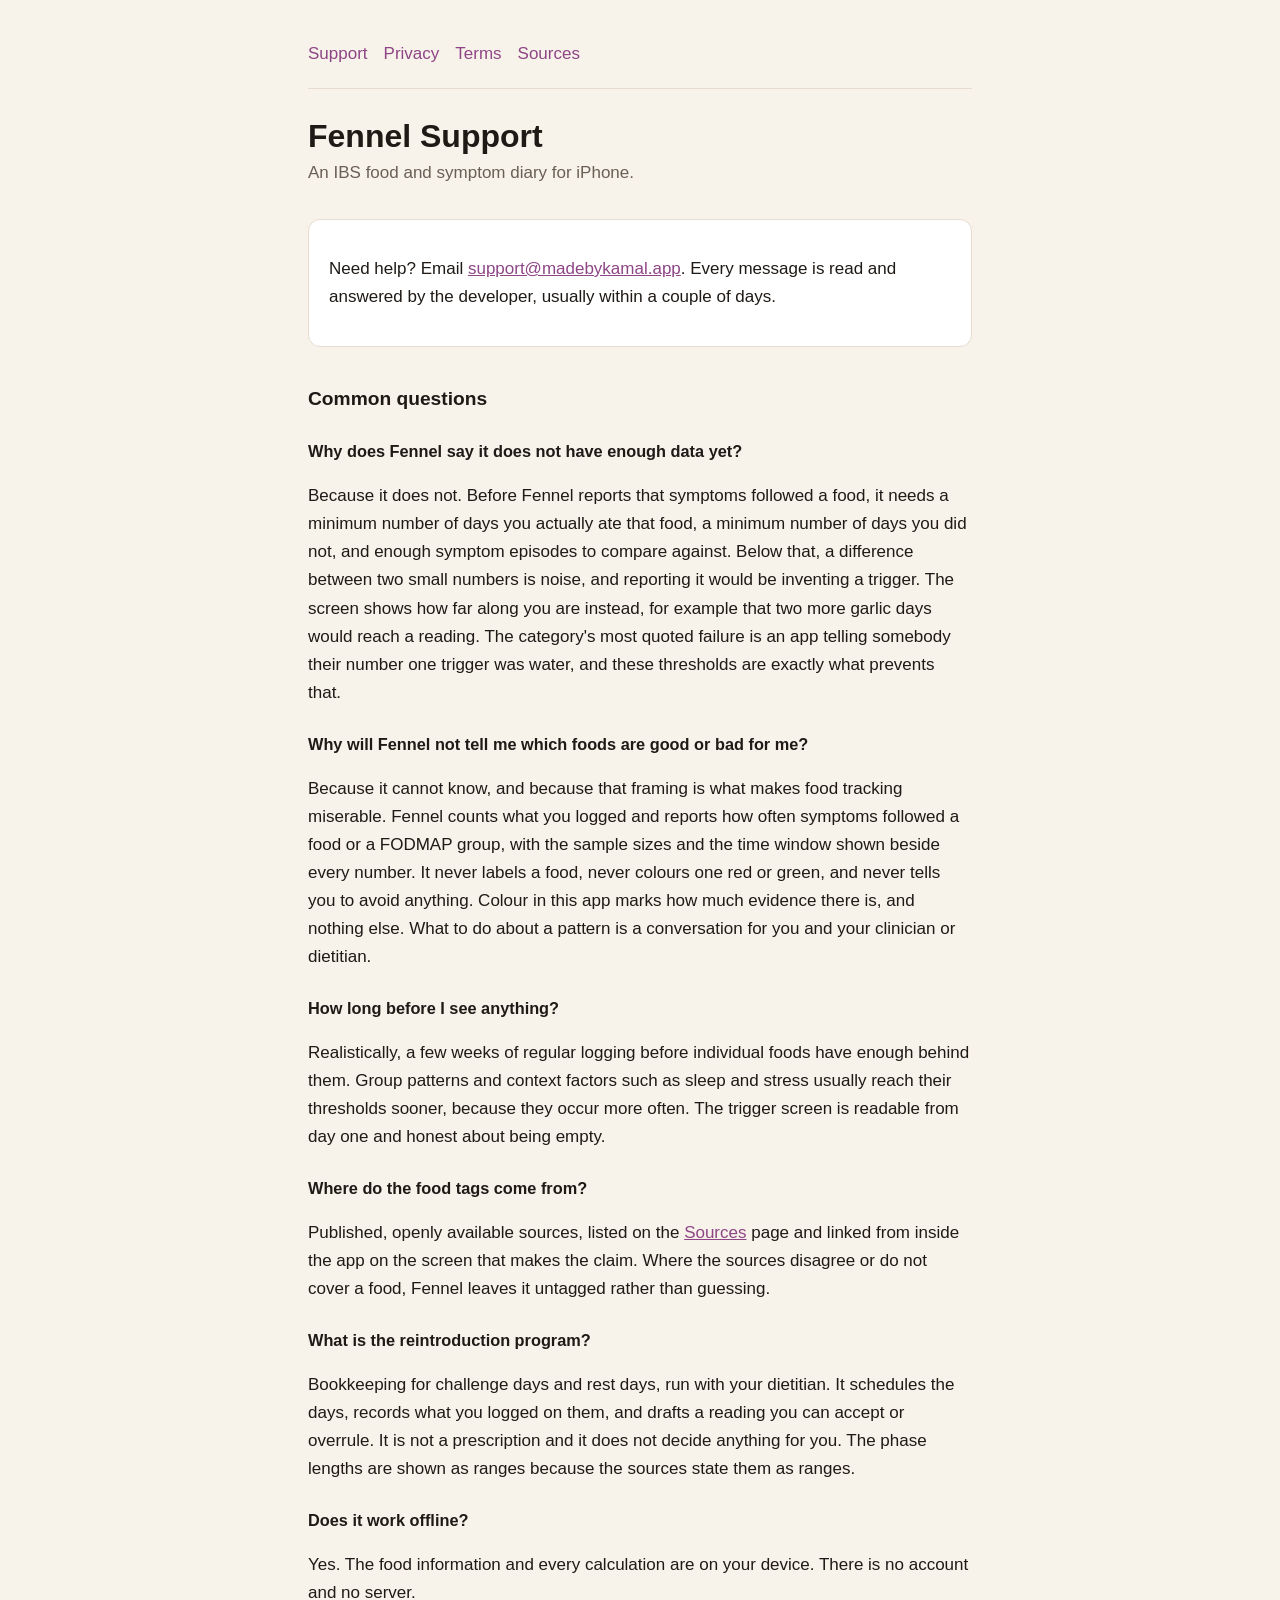
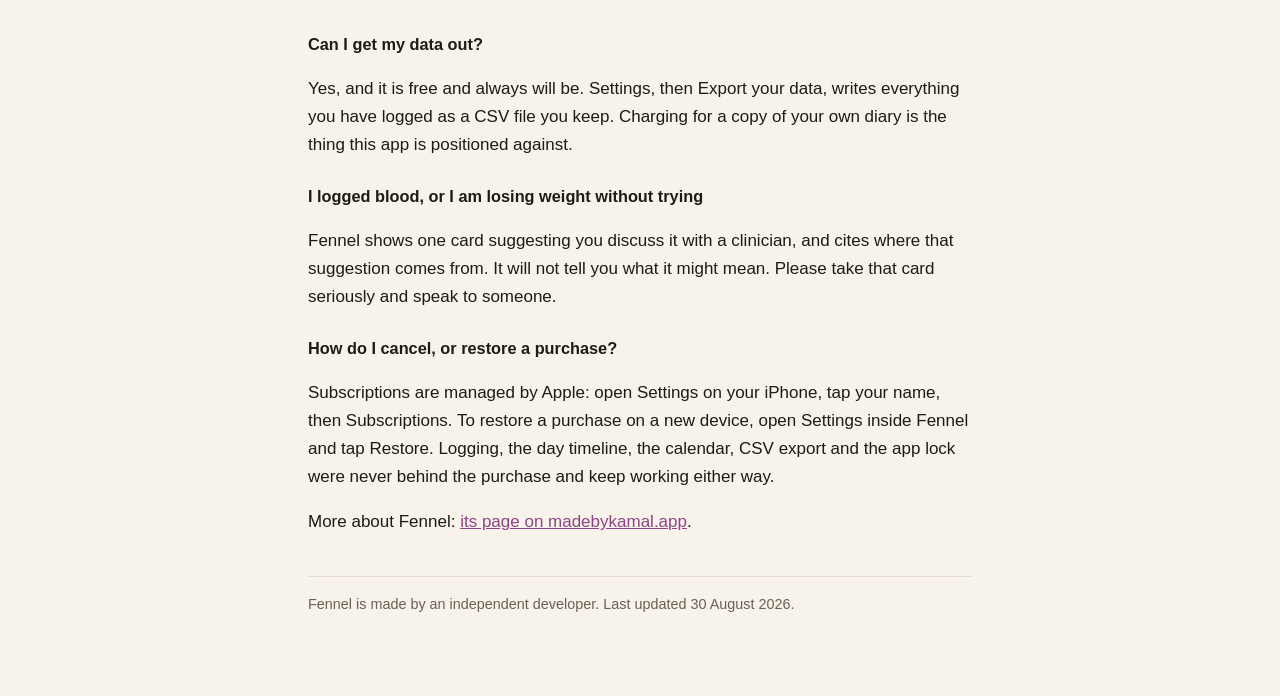
<file: index.html>
<!doctype html>
<html lang="en"><head><meta charset="utf-8"><meta name="viewport" content="width=device-width,initial-scale=1"><title>Fennel Support</title><link rel="stylesheet" href="style.css"></head><body><div class="wrap"><nav><a href="index.html">Support</a><a href="privacy.html">Privacy</a><a href="terms.html">Terms</a><a href="sources.html">Sources</a></nav><h1>Fennel Support</h1>
<p class="sub">An IBS food and symptom diary for iPhone.</p>
<div class="card"><p>Need help? Email <a href="mailto:support@madebykamal.app">support@madebykamal.app</a>. Every message is read and answered by the developer, usually within a couple of days.</p></div>
<h2>Common questions</h2>
<h3>Why does Fennel say it does not have enough data yet?</h3>
<p>Because it does not. Before Fennel reports that symptoms followed a food, it needs a minimum number of days you actually ate that food, a minimum number of days you did not, and enough symptom episodes to compare against. Below that, a difference between two small numbers is noise, and reporting it would be inventing a trigger. The screen shows how far along you are instead, for example that two more garlic days would reach a reading. The category's most quoted failure is an app telling somebody their number one trigger was water, and these thresholds are exactly what prevents that.</p>
<h3>Why will Fennel not tell me which foods are good or bad for me?</h3>
<p>Because it cannot know, and because that framing is what makes food tracking miserable. Fennel counts what you logged and reports how often symptoms followed a food or a FODMAP group, with the sample sizes and the time window shown beside every number. It never labels a food, never colours one red or green, and never tells you to avoid anything. Colour in this app marks how much evidence there is, and nothing else. What to do about a pattern is a conversation for you and your clinician or dietitian.</p>
<h3>How long before I see anything?</h3>
<p>Realistically, a few weeks of regular logging before individual foods have enough behind them. Group patterns and context factors such as sleep and stress usually reach their thresholds sooner, because they occur more often. The trigger screen is readable from day one and honest about being empty.</p>
<h3>Where do the food tags come from?</h3>
<p>Published, openly available sources, listed on the <a href="sources.html">Sources</a> page and linked from inside the app on the screen that makes the claim. Where the sources disagree or do not cover a food, Fennel leaves it untagged rather than guessing.</p>
<h3>What is the reintroduction program?</h3>
<p>Bookkeeping for challenge days and rest days, run with your dietitian. It schedules the days, records what you logged on them, and drafts a reading you can accept or overrule. It is not a prescription and it does not decide anything for you. The phase lengths are shown as ranges because the sources state them as ranges.</p>
<h3>Does it work offline?</h3>
<p>Yes. The food information and every calculation are on your device. There is no account and no server.</p>
<h3>Can I get my data out?</h3>
<p>Yes, and it is free and always will be. Settings, then Export your data, writes everything you have logged as a CSV file you keep. Charging for a copy of your own diary is the thing this app is positioned against.</p>
<h3>I logged blood, or I am losing weight without trying</h3>
<p>Fennel shows one card suggesting you discuss it with a clinician, and cites where that suggestion comes from. It will not tell you what it might mean. Please take that card seriously and speak to someone.</p>
<h3>How do I cancel, or restore a purchase?</h3>
<p>Subscriptions are managed by Apple: open Settings on your iPhone, tap your name, then Subscriptions. To restore a purchase on a new device, open Settings inside Fennel and tap Restore. Logging, the day timeline, the calendar, CSV export and the app lock were never behind the purchase and keep working either way.</p><p>More about Fennel: <a href="https://madebykamal.app/apps/fennel/">its page on madebykamal.app</a>.</p><p class="updated">Fennel is made by an independent developer. Last updated 30 August 2026.</p></div></body></html>
</file>
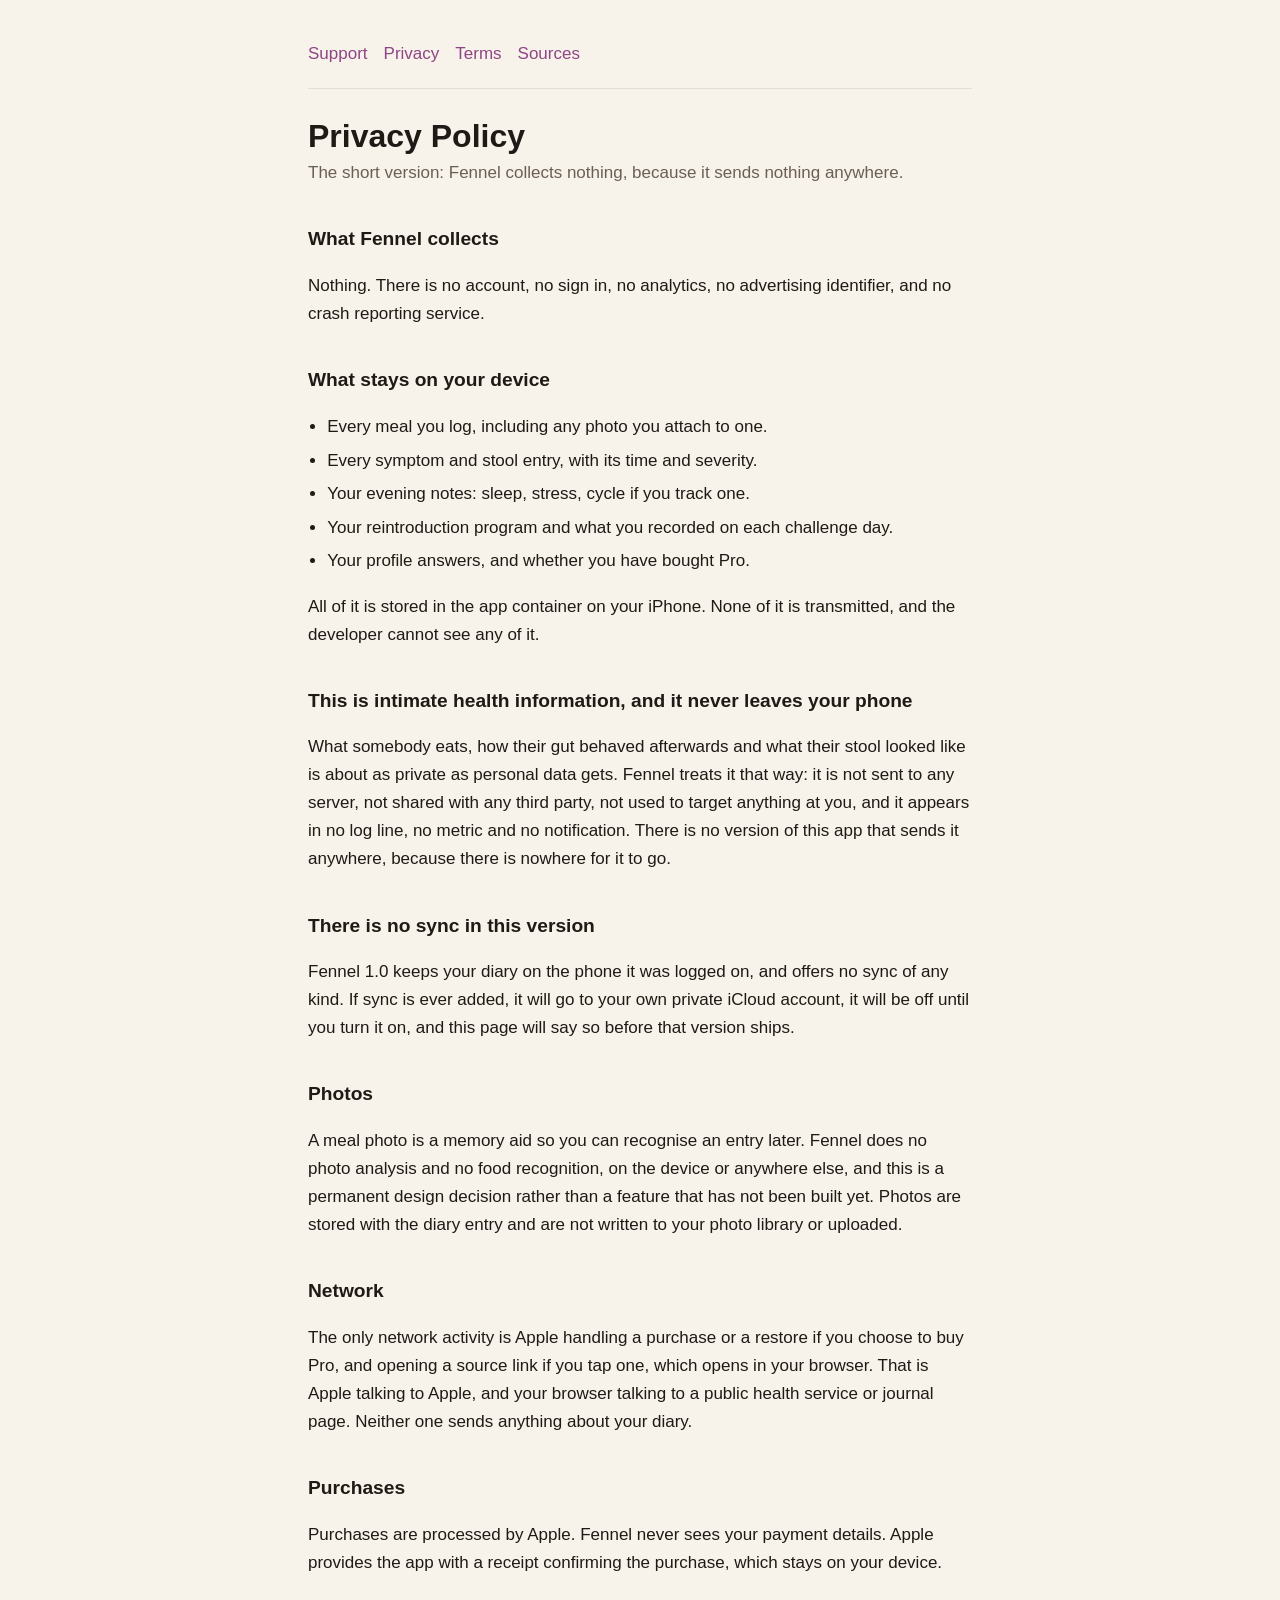
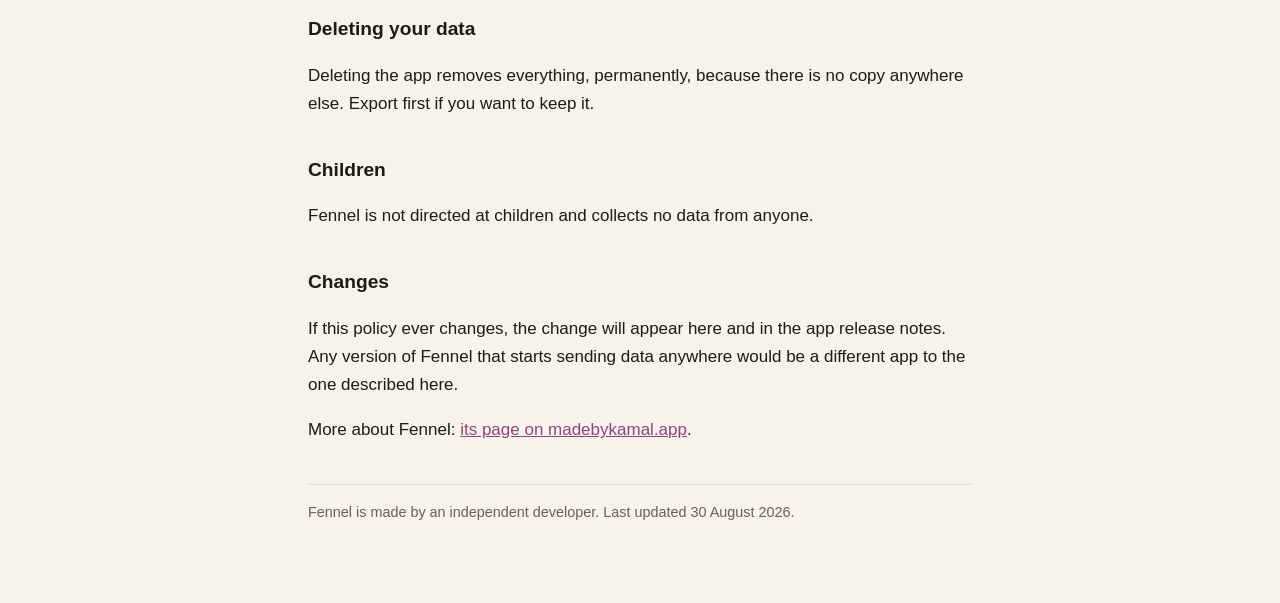
<file: privacy.html>
<!doctype html>
<html lang="en"><head><meta charset="utf-8"><meta name="viewport" content="width=device-width,initial-scale=1"><title>Fennel Privacy Policy</title><link rel="stylesheet" href="style.css"></head><body><div class="wrap"><nav><a href="index.html">Support</a><a href="privacy.html">Privacy</a><a href="terms.html">Terms</a><a href="sources.html">Sources</a></nav><h1>Privacy Policy</h1>
<p class="sub">The short version: Fennel collects nothing, because it sends nothing anywhere.</p>
<h2>What Fennel collects</h2>
<p>Nothing. There is no account, no sign in, no analytics, no advertising identifier, and no crash reporting service.</p>
<h2>What stays on your device</h2>
<ul>
<li>Every meal you log, including any photo you attach to one.</li>
<li>Every symptom and stool entry, with its time and severity.</li>
<li>Your evening notes: sleep, stress, cycle if you track one.</li>
<li>Your reintroduction program and what you recorded on each challenge day.</li>
<li>Your profile answers, and whether you have bought Pro.</li>
</ul>
<p>All of it is stored in the app container on your iPhone. None of it is transmitted, and the developer cannot see any of it.</p>
<h2>This is intimate health information, and it never leaves your phone</h2>
<p>What somebody eats, how their gut behaved afterwards and what their stool looked like is about as private as personal data gets. Fennel treats it that way: it is not sent to any server, not shared with any third party, not used to target anything at you, and it appears in no log line, no metric and no notification. There is no version of this app that sends it anywhere, because there is nowhere for it to go.</p>
<h2>There is no sync in this version</h2>
<p>Fennel 1.0 keeps your diary on the phone it was logged on, and offers no sync of any kind. If sync is ever added, it will go to your own private iCloud account, it will be off until you turn it on, and this page will say so before that version ships.</p>
<h2>Photos</h2>
<p>A meal photo is a memory aid so you can recognise an entry later. Fennel does no photo analysis and no food recognition, on the device or anywhere else, and this is a permanent design decision rather than a feature that has not been built yet. Photos are stored with the diary entry and are not written to your photo library or uploaded.</p>
<h2>Network</h2>
<p>The only network activity is Apple handling a purchase or a restore if you choose to buy Pro, and opening a source link if you tap one, which opens in your browser. That is Apple talking to Apple, and your browser talking to a public health service or journal page. Neither one sends anything about your diary.</p>
<h2>Purchases</h2>
<p>Purchases are processed by Apple. Fennel never sees your payment details. Apple provides the app with a receipt confirming the purchase, which stays on your device.</p>
<h2>Deleting your data</h2>
<p>Deleting the app removes everything, permanently, because there is no copy anywhere else. Export first if you want to keep it.</p>
<h2>Children</h2>
<p>Fennel is not directed at children and collects no data from anyone.</p>
<h2>Changes</h2>
<p>If this policy ever changes, the change will appear here and in the app release notes. Any version of Fennel that starts sending data anywhere would be a different app to the one described here.</p><p>More about Fennel: <a href="https://madebykamal.app/apps/fennel/">its page on madebykamal.app</a>.</p><p class="updated">Fennel is made by an independent developer. Last updated 30 August 2026.</p></div></body></html>
</file>
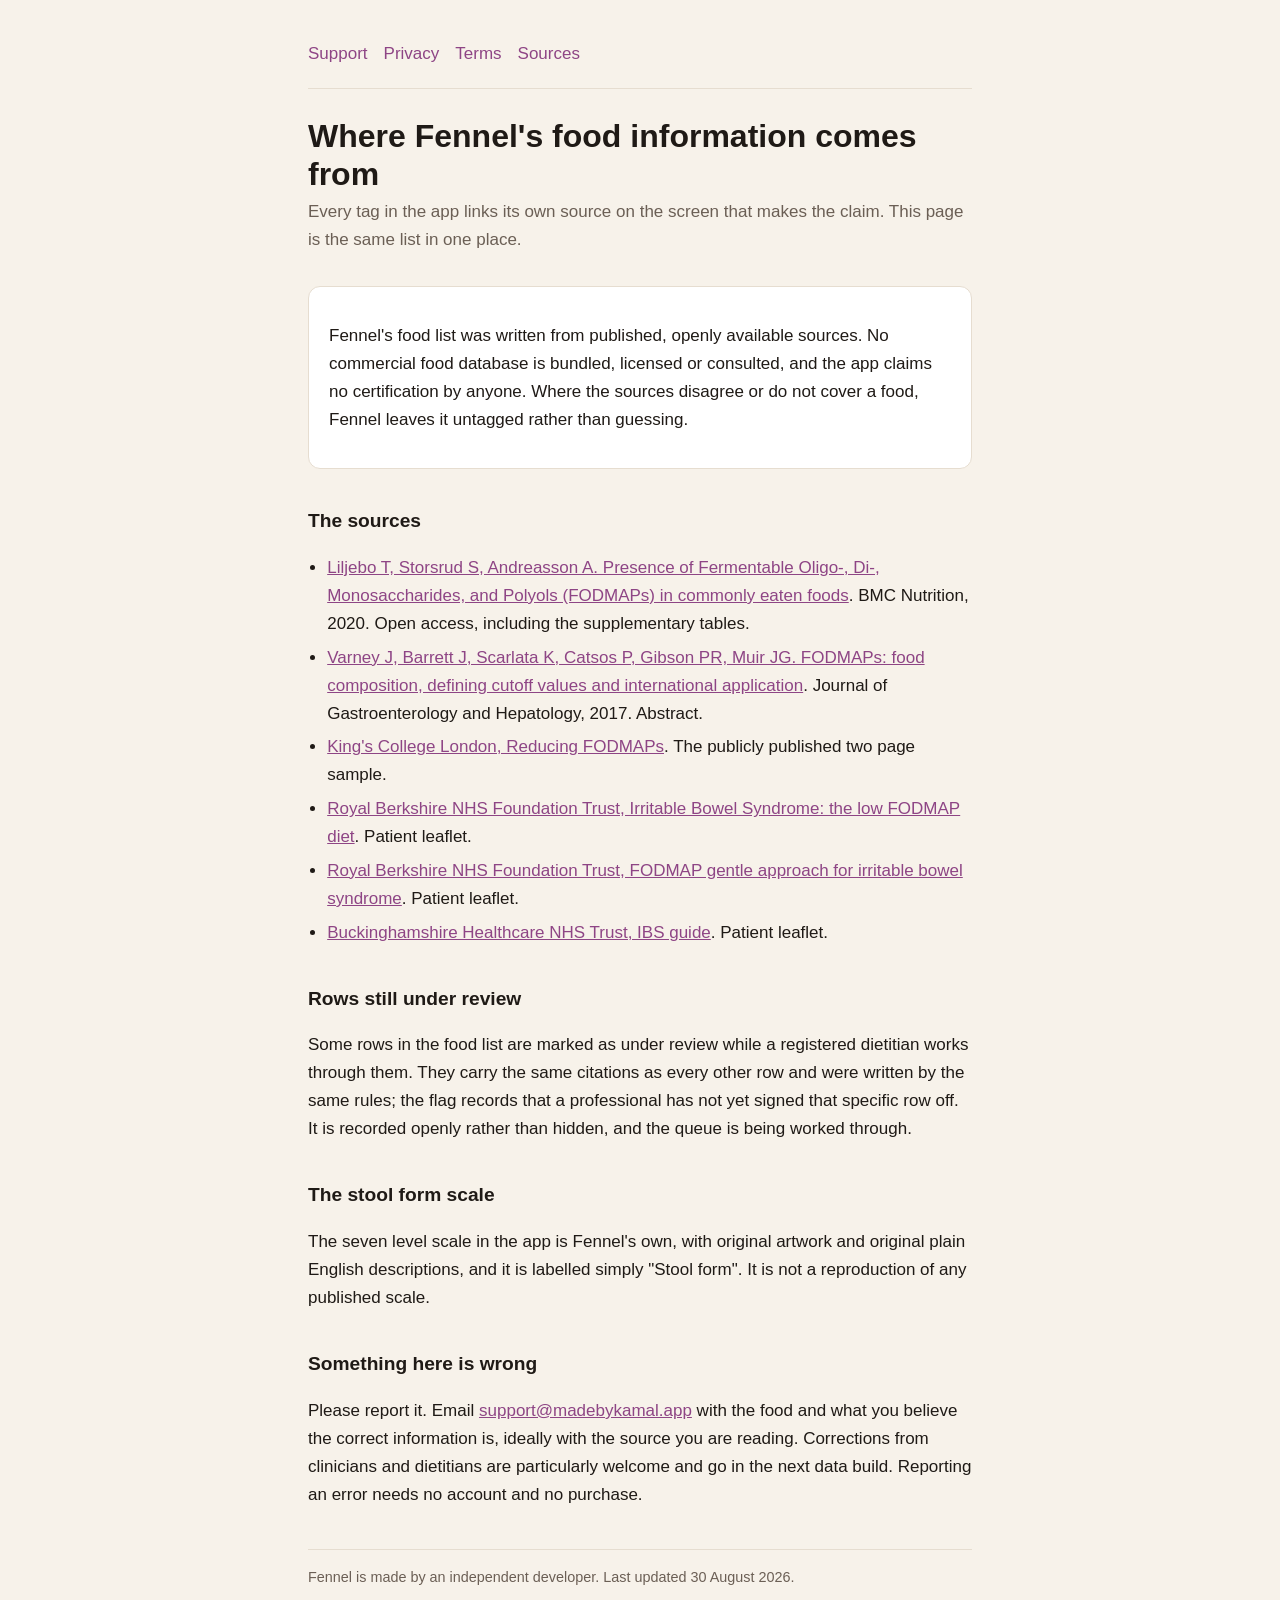
<file: sources.html>
<!doctype html>
<html lang="en"><head><meta charset="utf-8"><meta name="viewport" content="width=device-width,initial-scale=1"><title>Fennel Sources</title><link rel="stylesheet" href="style.css"></head><body><div class="wrap"><nav><a href="index.html">Support</a><a href="privacy.html">Privacy</a><a href="terms.html">Terms</a><a href="sources.html">Sources</a></nav><h1>Where Fennel's food information comes from</h1>
<p class="sub">Every tag in the app links its own source on the screen that makes the claim. This page is the same list in one place.</p>
<div class="card"><p>Fennel's food list was written from published, openly available sources. No commercial food database is bundled, licensed or consulted, and the app claims no certification by anyone. Where the sources disagree or do not cover a food, Fennel leaves it untagged rather than guessing.</p></div>
<h2>The sources</h2>
<ul>
<li><a href="https://www.ncbi.nlm.nih.gov/pmc/articles/PMC7499970/">Liljebo T, Storsrud S, Andreasson A. Presence of Fermentable Oligo-, Di-, Monosaccharides, and Polyols (FODMAPs) in commonly eaten foods</a>. BMC Nutrition, 2020. Open access, including the supplementary tables.</li>
<li><a href="https://pubmed.ncbi.nlm.nih.gov/28244665/">Varney J, Barrett J, Scarlata K, Catsos P, Gibson PR, Muir JG. FODMAPs: food composition, defining cutoff values and international application</a>. Journal of Gastroenterology and Hepatology, 2017. Abstract.</li>
<li><a href="https://www.kcl.ac.uk/slcps/assets/fodmap/SAMPLE-Reducing-FODMAPs-UPDATE2014.pdf">King's College London, Reducing FODMAPs</a>. The publicly published two page sample.</li>
<li><a href="https://www.royalberkshire.nhs.uk/media/2adlio4o/ibs-low-fodmap-diet_nov23.pdf">Royal Berkshire NHS Foundation Trust, Irritable Bowel Syndrome: the low FODMAP diet</a>. Patient leaflet.</li>
<li><a href="https://www.royalberkshire.nhs.uk/media/12wbsujj/fodmap-gentle-approach-for-irritable-bowel-syndrome_aug24.pdf">Royal Berkshire NHS Foundation Trust, FODMAP gentle approach for irritable bowel syndrome</a>. Patient leaflet.</li>
<li><a href="https://www.buckshealthcare.nhs.uk/wp-content/uploads/2024/02/IBS-guide.pdf">Buckinghamshire Healthcare NHS Trust, IBS guide</a>. Patient leaflet.</li>
</ul>
<h2>Rows still under review</h2>
<p>Some rows in the food list are marked as under review while a registered dietitian works through them. They carry the same citations as every other row and were written by the same rules; the flag records that a professional has not yet signed that specific row off. It is recorded openly rather than hidden, and the queue is being worked through.</p>
<h2>The stool form scale</h2>
<p>The seven level scale in the app is Fennel's own, with original artwork and original plain English descriptions, and it is labelled simply "Stool form". It is not a reproduction of any published scale.</p>
<h2>Something here is wrong</h2>
<p>Please report it. Email <a href="mailto:support@madebykamal.app">support@madebykamal.app</a> with the food and what you believe the correct information is, ideally with the source you are reading. Corrections from clinicians and dietitians are particularly welcome and go in the next data build. Reporting an error needs no account and no purchase.</p><p class="updated">Fennel is made by an independent developer. Last updated 30 August 2026.</p></div></body></html>
</file>
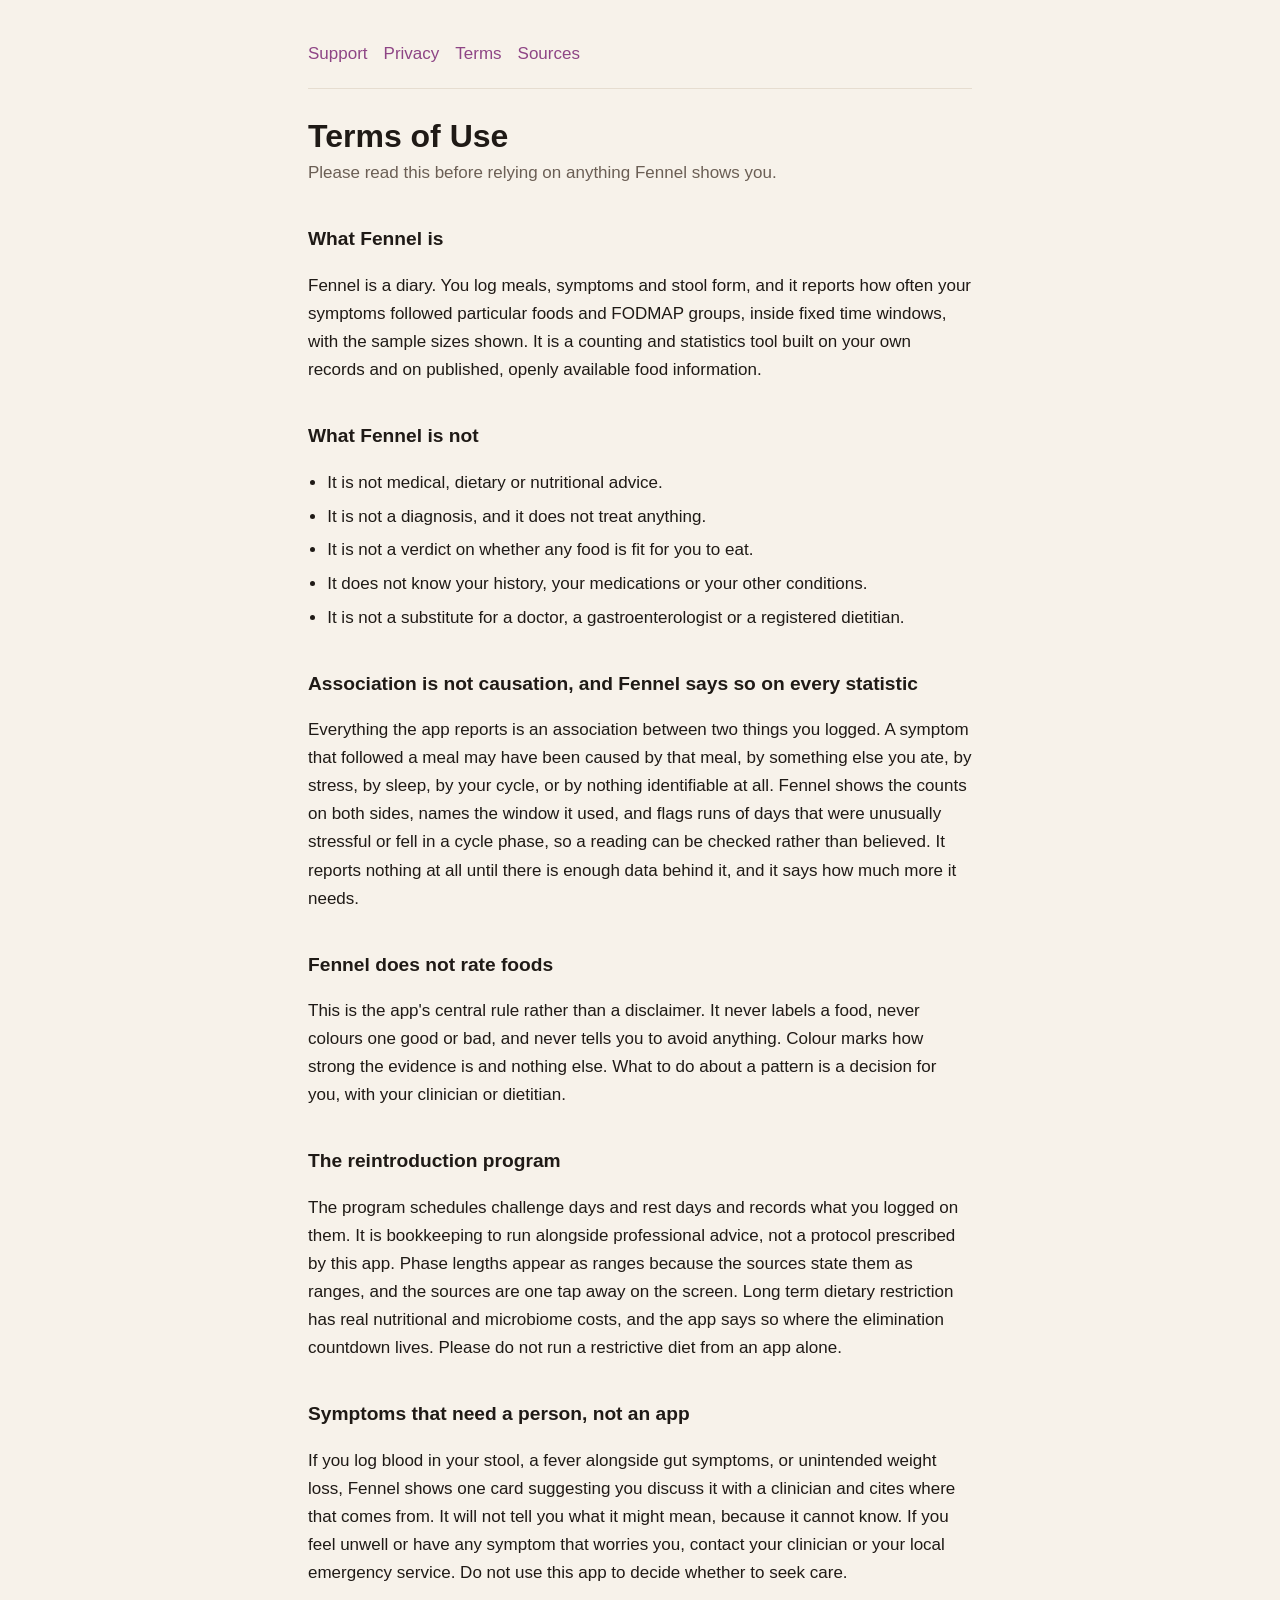
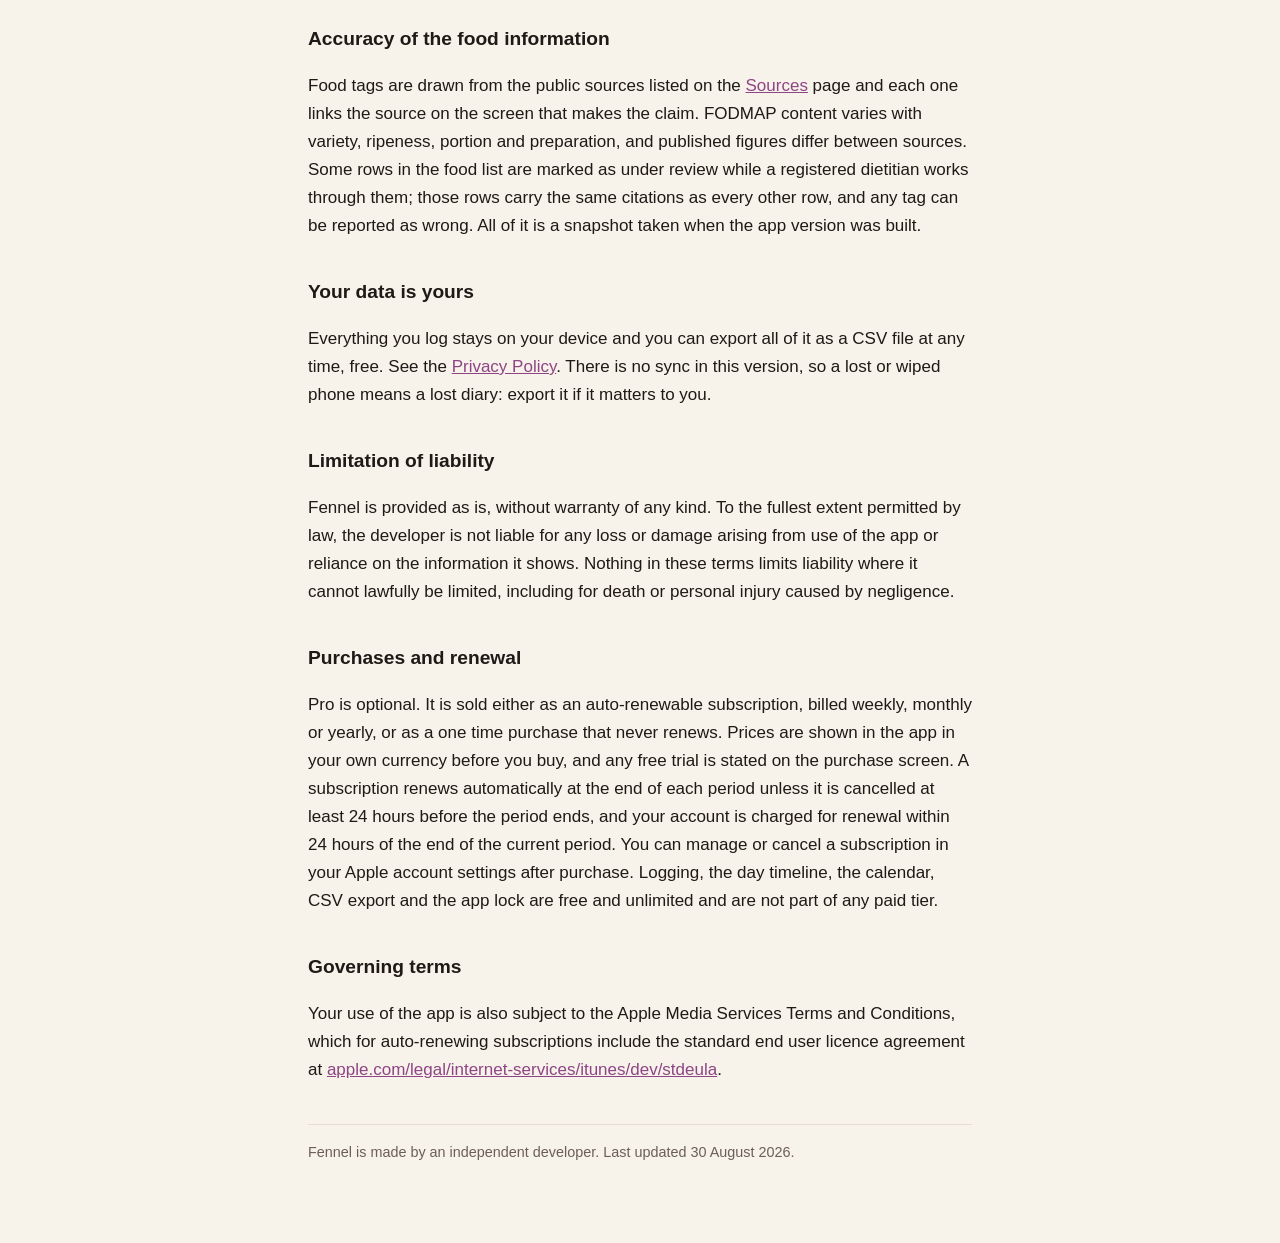
<file: terms.html>
<!doctype html>
<html lang="en"><head><meta charset="utf-8"><meta name="viewport" content="width=device-width,initial-scale=1"><title>Fennel Terms of Use</title><link rel="stylesheet" href="style.css"></head><body><div class="wrap"><nav><a href="index.html">Support</a><a href="privacy.html">Privacy</a><a href="terms.html">Terms</a><a href="sources.html">Sources</a></nav><h1>Terms of Use</h1>
<p class="sub">Please read this before relying on anything Fennel shows you.</p>
<h2>What Fennel is</h2>
<p>Fennel is a diary. You log meals, symptoms and stool form, and it reports how often your symptoms followed particular foods and FODMAP groups, inside fixed time windows, with the sample sizes shown. It is a counting and statistics tool built on your own records and on published, openly available food information.</p>
<h2>What Fennel is not</h2>
<ul>
<li>It is not medical, dietary or nutritional advice.</li>
<li>It is not a diagnosis, and it does not treat anything.</li>
<li>It is not a verdict on whether any food is fit for you to eat.</li>
<li>It does not know your history, your medications or your other conditions.</li>
<li>It is not a substitute for a doctor, a gastroenterologist or a registered dietitian.</li>
</ul>
<h2>Association is not causation, and Fennel says so on every statistic</h2>
<p>Everything the app reports is an association between two things you logged. A symptom that followed a meal may have been caused by that meal, by something else you ate, by stress, by sleep, by your cycle, or by nothing identifiable at all. Fennel shows the counts on both sides, names the window it used, and flags runs of days that were unusually stressful or fell in a cycle phase, so a reading can be checked rather than believed. It reports nothing at all until there is enough data behind it, and it says how much more it needs.</p>
<h2>Fennel does not rate foods</h2>
<p>This is the app's central rule rather than a disclaimer. It never labels a food, never colours one good or bad, and never tells you to avoid anything. Colour marks how strong the evidence is and nothing else. What to do about a pattern is a decision for you, with your clinician or dietitian.</p>
<h2>The reintroduction program</h2>
<p>The program schedules challenge days and rest days and records what you logged on them. It is bookkeeping to run alongside professional advice, not a protocol prescribed by this app. Phase lengths appear as ranges because the sources state them as ranges, and the sources are one tap away on the screen. Long term dietary restriction has real nutritional and microbiome costs, and the app says so where the elimination countdown lives. Please do not run a restrictive diet from an app alone.</p>
<h2>Symptoms that need a person, not an app</h2>
<p>If you log blood in your stool, a fever alongside gut symptoms, or unintended weight loss, Fennel shows one card suggesting you discuss it with a clinician and cites where that comes from. It will not tell you what it might mean, because it cannot know. If you feel unwell or have any symptom that worries you, contact your clinician or your local emergency service. Do not use this app to decide whether to seek care.</p>
<h2>Accuracy of the food information</h2>
<p>Food tags are drawn from the public sources listed on the <a href="sources.html">Sources</a> page and each one links the source on the screen that makes the claim. FODMAP content varies with variety, ripeness, portion and preparation, and published figures differ between sources. Some rows in the food list are marked as under review while a registered dietitian works through them; those rows carry the same citations as every other row, and any tag can be reported as wrong. All of it is a snapshot taken when the app version was built.</p>
<h2>Your data is yours</h2>
<p>Everything you log stays on your device and you can export all of it as a CSV file at any time, free. See the <a href="privacy.html">Privacy Policy</a>. There is no sync in this version, so a lost or wiped phone means a lost diary: export it if it matters to you.</p>
<h2>Limitation of liability</h2>
<p>Fennel is provided as is, without warranty of any kind. To the fullest extent permitted by law, the developer is not liable for any loss or damage arising from use of the app or reliance on the information it shows. Nothing in these terms limits liability where it cannot lawfully be limited, including for death or personal injury caused by negligence.</p>
<h2>Purchases and renewal</h2>
<p>Pro is optional. It is sold either as an auto-renewable subscription, billed weekly, monthly or yearly, or as a one time purchase that never renews. Prices are shown in the app in your own currency before you buy, and any free trial is stated on the purchase screen. A subscription renews automatically at the end of each period unless it is cancelled at least 24 hours before the period ends, and your account is charged for renewal within 24 hours of the end of the current period. You can manage or cancel a subscription in your Apple account settings after purchase. Logging, the day timeline, the calendar, CSV export and the app lock are free and unlimited and are not part of any paid tier.</p>
<h2>Governing terms</h2>
<p>Your use of the app is also subject to the Apple Media Services Terms and Conditions, which for auto-renewing subscriptions include the standard end user licence agreement at <a href="https://www.apple.com/legal/internet-services/itunes/dev/stdeula/">apple.com/legal/internet-services/itunes/dev/stdeula</a>.</p><p class="updated">Fennel is made by an independent developer. Last updated 30 August 2026.</p></div></body></html>
</file>
<file: style.css>
/* Fennel's own values, read from Fennel/DesignSystem/DesignTokens.swift rather
   than picked again here. A brand value is a NUMBER, and a sibling's accent has
   already shipped inside another app's assets by being restated from memory. */
:root { color-scheme: light dark; --ink:#1F1A16; --muted:#6B5F55; --accent:#8E4585; --bg:#F7F2EA; --card:#FFFFFF; --line:#E6DDD0; }
@media (prefers-color-scheme: dark){ :root{ --ink:#F2EBE1; --muted:#A99C90; --accent:#D9A0CE; --bg:#14110F; --card:#1D1815; --line:#332B25; } }
*{box-sizing:border-box}
body{margin:0;background:var(--bg);color:var(--ink);font:17px/1.65 -apple-system,BlinkMacSystemFont,"Segoe UI",Roboto,sans-serif}
.wrap{max-width:44rem;margin:0 auto;padding:2.5rem 1.25rem 4rem}
h1{font-size:2rem;line-height:1.2;margin:0 0 .25rem}
h2{font-size:1.2rem;margin:2.25rem 0 .5rem}
h3{font-size:1.02rem;margin:1.5rem 0 .35rem}
.sub{color:var(--muted);margin:0 0 2rem}
a{color:var(--accent)}
nav{display:flex;flex-wrap:wrap;gap:1rem;padding-bottom:1.25rem;border-bottom:1px solid var(--line);margin-bottom:1.75rem}
nav a{text-decoration:none;font-weight:500}
.card{background:var(--card);border:1px solid var(--line);border-radius:12px;padding:1.1rem 1.25rem;margin:1rem 0}
.updated{color:var(--muted);font-size:.9rem;margin-top:2.5rem;border-top:1px solid var(--line);padding-top:1rem}
ul{padding-left:1.2rem} li{margin:.35rem 0}
</file>
